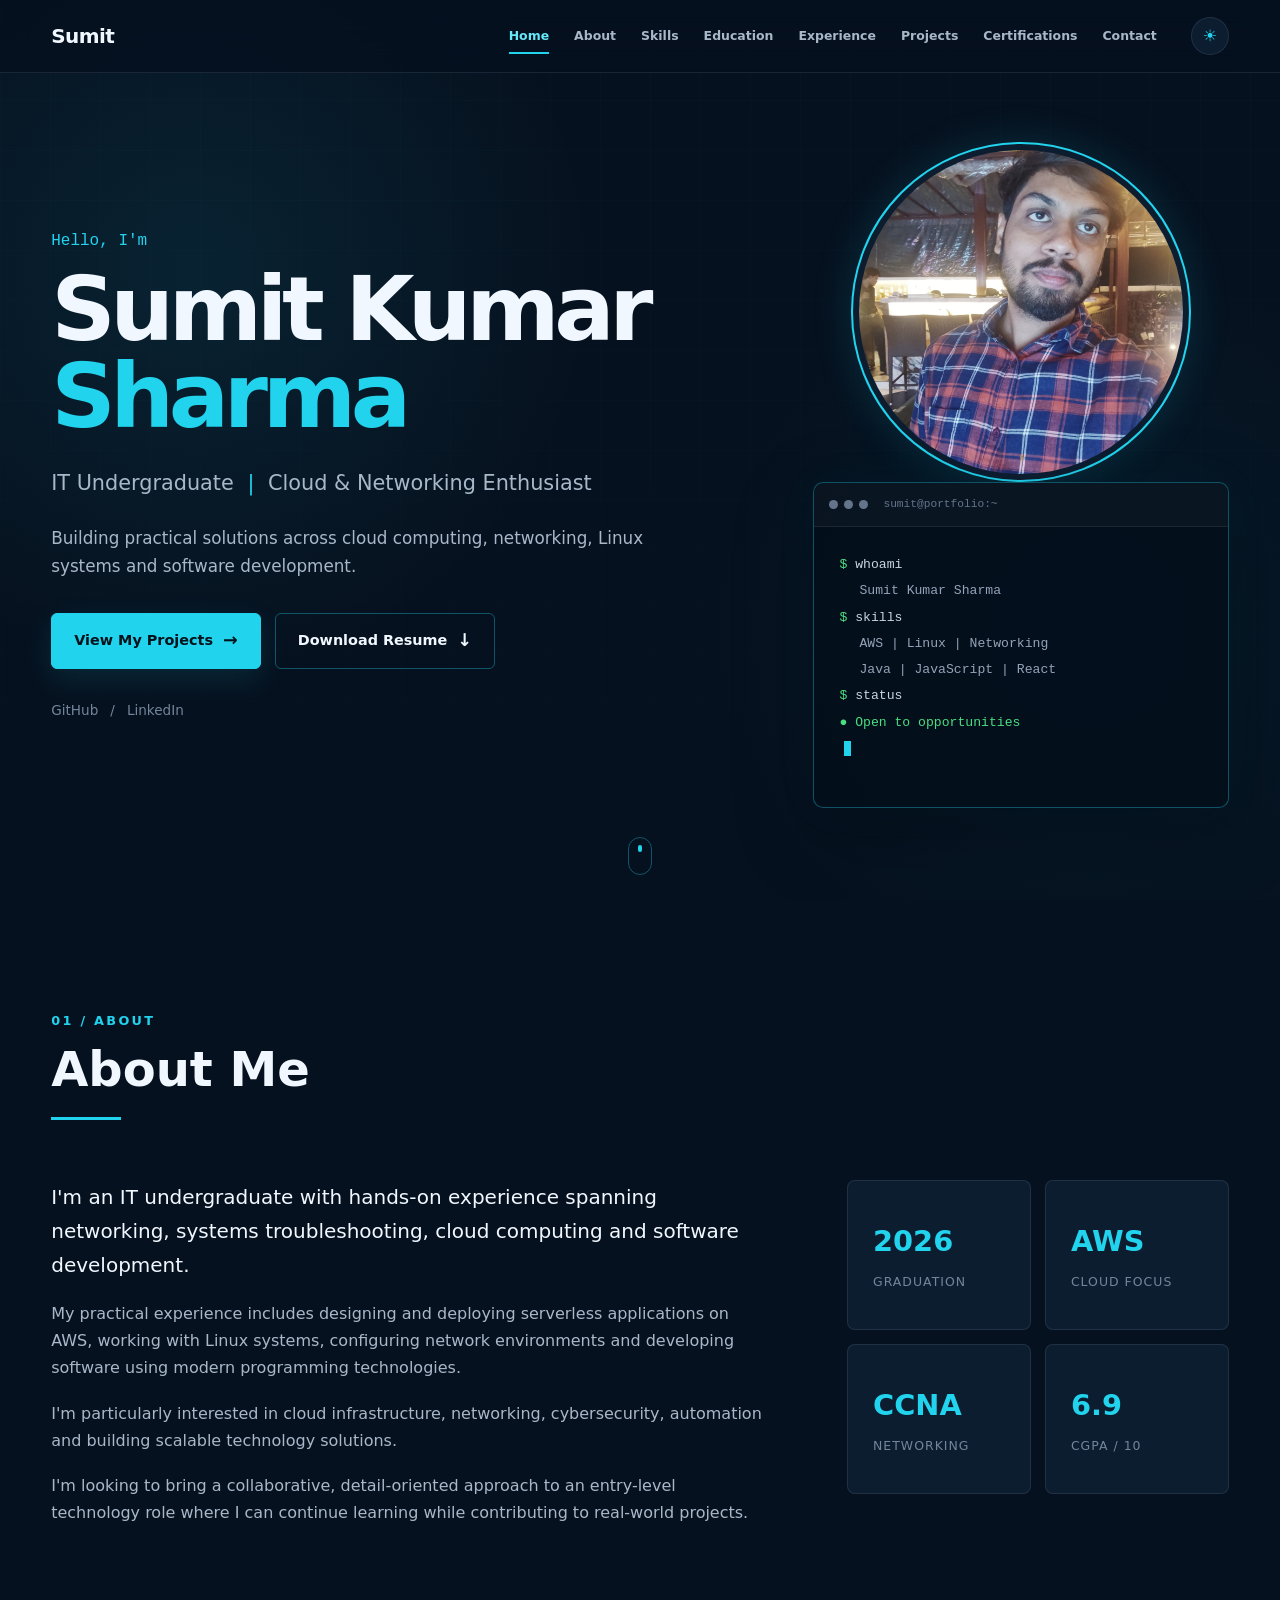
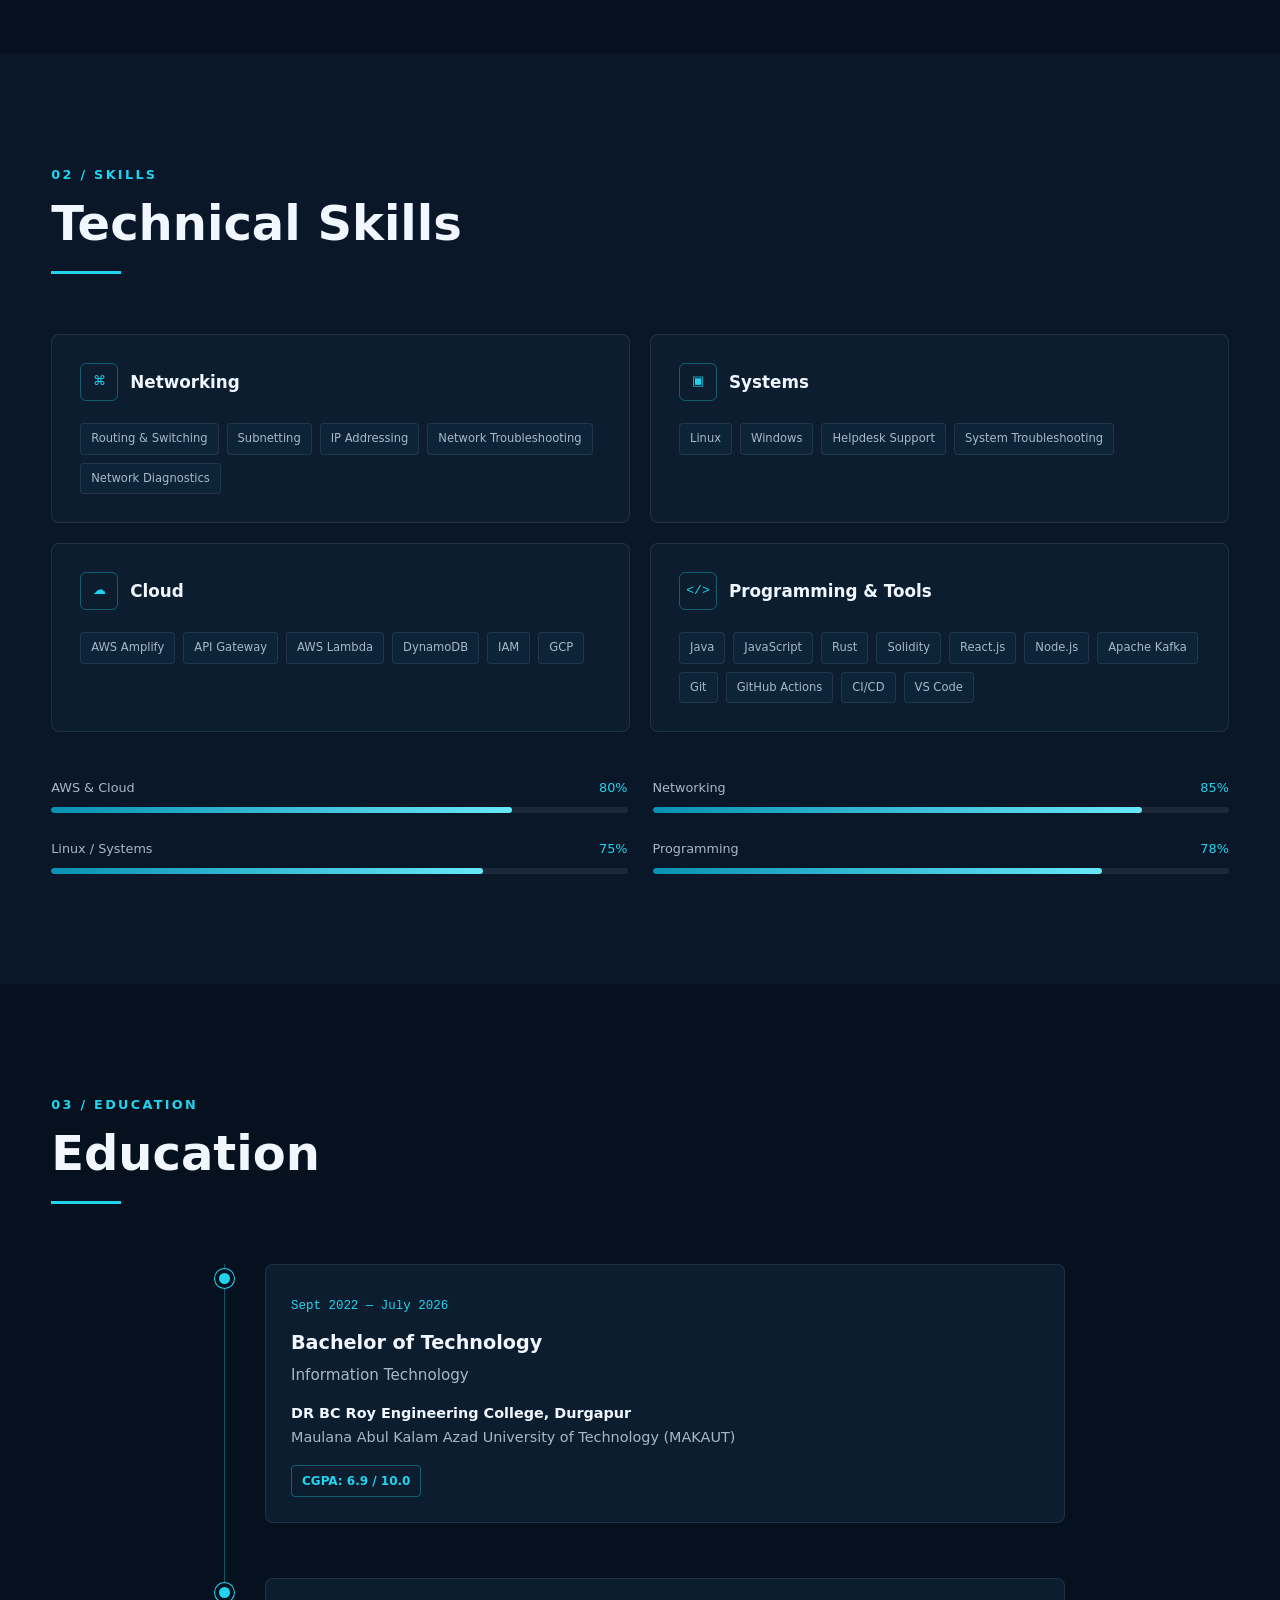
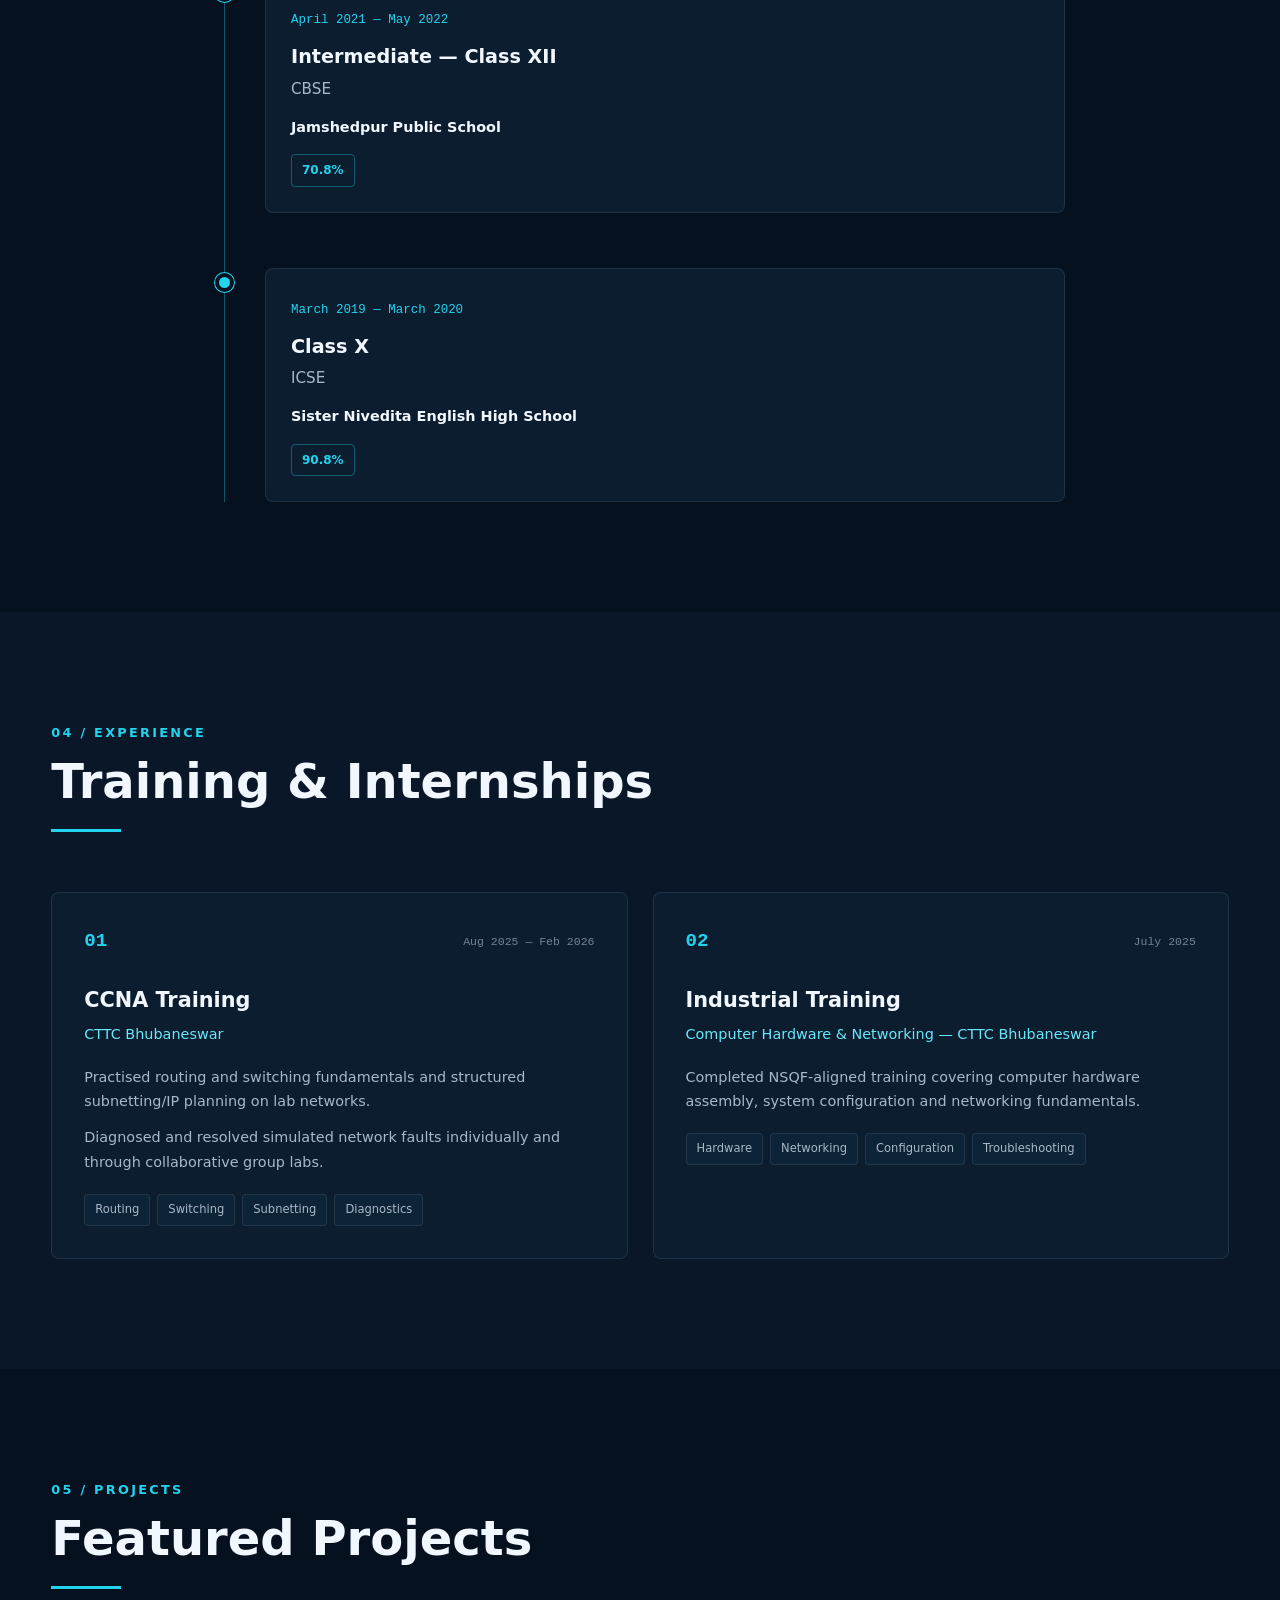
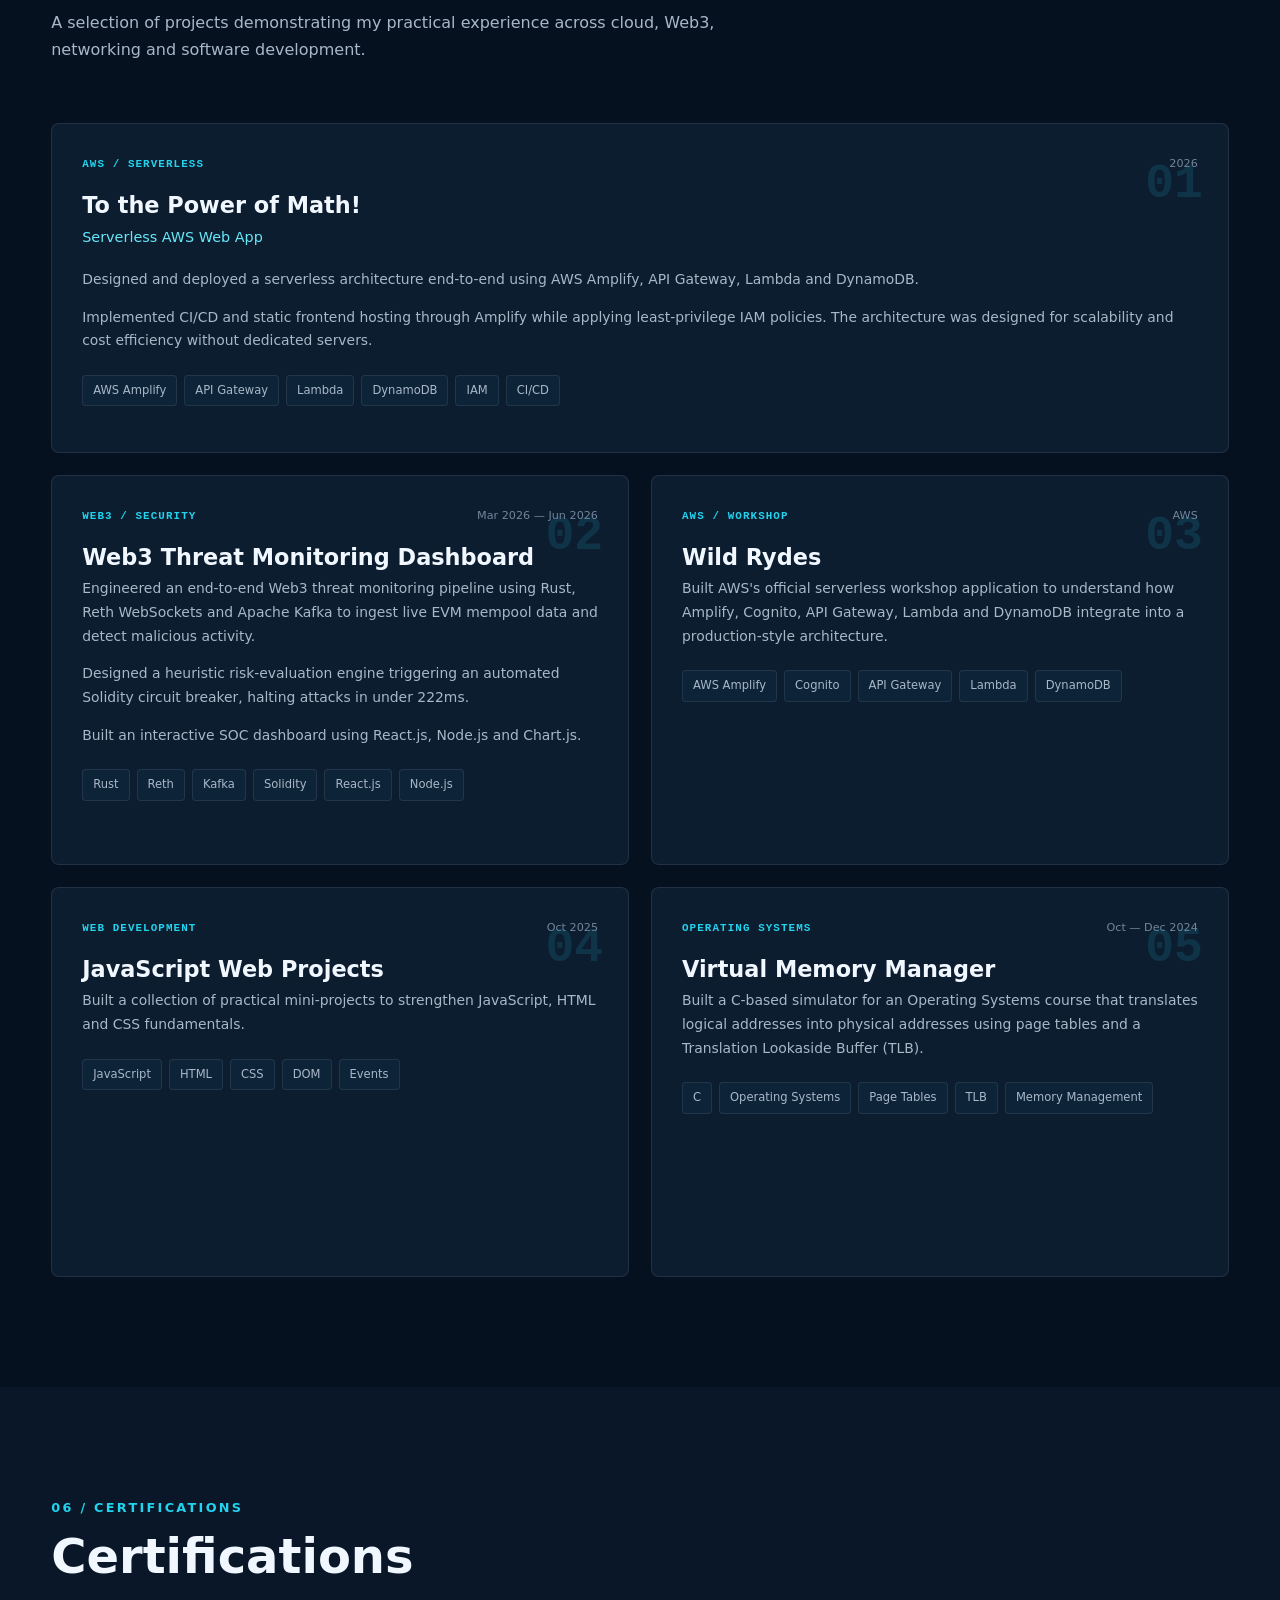
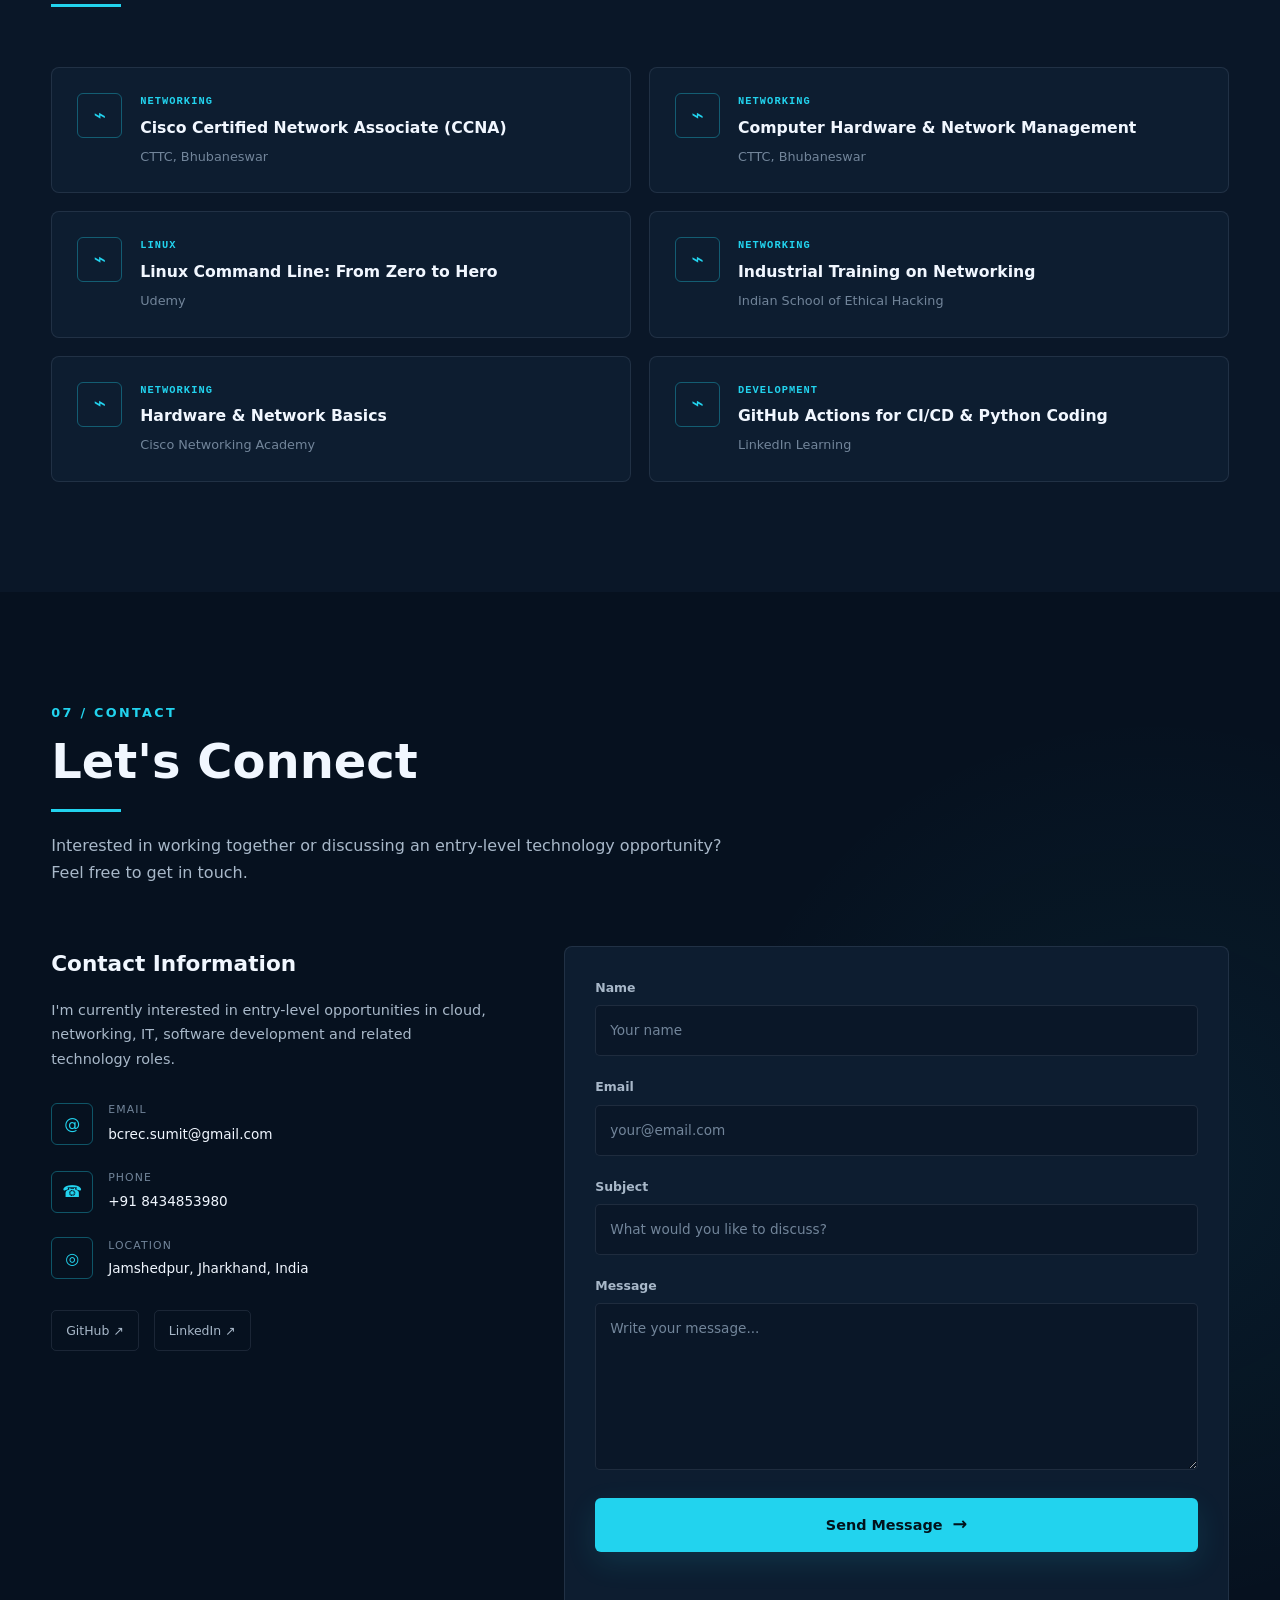
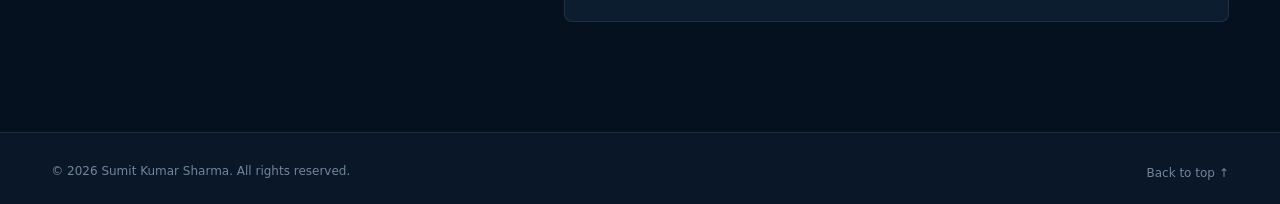
<file: index.html>
<!DOCTYPE html>
<html lang="en">
<head>
    <meta charset="UTF-8">
    <meta name="viewport" content="width=device-width, initial-scale=1.0">

    <meta
        name="description"
        content="Personal portfolio of Sumit Kumar Sharma — IT undergraduate skilled in networking, AWS cloud, Linux, Java and software development."
    >

    <meta name="author" content="Sumit Kumar Sharma">

    <title>Sumit Kumar Sharma | IT Undergraduate & Cloud Enthusiast</title>

    <link rel="stylesheet" href="style.css">
</head>

<body>

    <!-- ==================== NAVIGATION ==================== -->
    <header class="header">
        <nav class="navbar container">

            <a href="#home" class="logo">
                <span class="logo-bracket"></span>Sumit<span class="logo-bracket"></span>
            </a>

            <button
                class="menu-toggle"
                id="menu-toggle"
                aria-label="Toggle navigation menu"
                aria-expanded="false"
            >
                <span></span>
                <span></span>
                <span></span>
            </button>

            <div class="nav-wrapper" id="nav-wrapper">

                <ul class="nav-links" id="nav-links">
                    <li>
                        <a href="#home" class="nav-link active">Home</a>
                    </li>
                    <li>
                        <a href="#about" class="nav-link">About</a>
                    </li>
                    <li>
                        <a href="#skills" class="nav-link">Skills</a>
                    </li>
                    <li>
                        <a href="#education" class="nav-link">Education</a>
                    </li>
                    <li>
                        <a href="#experience" class="nav-link">Experience</a>
                    </li>
                    <li>
                        <a href="#projects" class="nav-link">Projects</a>
                    </li>
                    <li>
                        <a href="#certifications" class="nav-link">Certifications</a>
                    </li>
                    <li>
                        <a href="#contact" class="nav-link">Contact</a>
                    </li>
                </ul>

                <button
                    class="theme-toggle"
                    id="theme-toggle"
                    type="button"
                    aria-label="Toggle dark and light mode"
                >
                    <span id="theme-icon">☀</span>
                </button>

            </div>
        </nav>
    </header>


    <main>

        <!-- ==================== HOME ==================== -->
        <section id="home" class="hero section">

            <div class="hero-background">
                <div class="grid-overlay"></div>
            </div>

            <div class="container hero-content">

                <div class="hero-text reveal">

                    <p class="hero-greeting">
                        Hello, I'm
                    </p>

                    <h1>
                        Sumit Kumar
                        <span>Sharma</span>
                    </h1>

                    <h2>
                        IT Undergraduate
                        <span class="separator">|</span>
                        Cloud & Networking Enthusiast
                    </h2>

                    <p class="hero-description">
                        Building practical solutions across cloud computing,
                        networking, Linux systems and software development.
                    </p>

                    <div class="hero-buttons">

                        <a href="#projects" class="btn btn-primary">
                            View My Projects
                            <span>→</span>
                        </a>

                        <a
                            href="resume.pdf"
                            class="btn btn-secondary"
                            download
                        >
                            Download Resume
                            <span>↓</span>
                        </a>

                    </div>

                    <div class="social-links">

                        <a
                            href="https://github.com/sumit4537"
                            target="_blank"
                            rel="noopener noreferrer"
                            aria-label="GitHub"
                        >
                            GitHub
                        </a>

                        <span>/</span>

                        <a
                            href="https://linkedin.com/in/sumit-sharma-72383b377/"
                            target="_blank"
                            rel="noopener noreferrer"
                            aria-label="LinkedIn"
                        >
                            LinkedIn
                        </a>

                    </div>

                </div>


                <div class="hero-card reveal">
                    <div class="profile-image-wrapper">
                        <img
                            src="profile.jpeg"
                            alt="Profile photo of Sumit Kumar Sharma"
                            class="profile-image"
                        >
                    </div>
                    <div class="terminal-window">

                        <div class="terminal-header">
                            <div class="terminal-dots">
                                <span></span>
                                <span></span>
                                <span></span>
                            </div>

                            <span class="terminal-title">
                                sumit@portfolio:~
                            </span>
                        </div>

                        <div class="terminal-body">

                            <p>
                                <span class="terminal-green">$</span>
                                whoami
                            </p>

                            <p class="terminal-output">
                                Sumit Kumar Sharma
                            </p>

                            <p>
                                <span class="terminal-green">$</span>
                                skills
                            </p>

                            <p class="terminal-output">
                                AWS | Linux | Networking
                            </p>

                            <p class="terminal-output">
                                Java | JavaScript | React
                            </p>

                            <p>
                                <span class="terminal-green">$</span>
                                status
                            </p>

                            <p class="terminal-success">
                                ● Open to opportunities
                            </p>

                            <span class="terminal-cursor"></span>

                        </div>

                    </div>

                </div>

            </div>

            <a href="#about" class="scroll-indicator" aria-label="Scroll to About">
                <span></span>
            </a>

        </section>


        <!-- ==================== ABOUT ==================== -->
        <section id="about" class="section">

            <div class="container">

                <div class="section-heading reveal">
                    <p class="section-label">01 / ABOUT</p>
                    <h2>About Me</h2>
                    <div class="heading-line"></div>
                </div>

                <div class="about-grid">

                    <div class="about-content reveal">

                        <p class="lead-text">
                            I'm an IT undergraduate with hands-on experience
                            spanning networking, systems troubleshooting,
                            cloud computing and software development.
                        </p>

                        <p>
                            My practical experience includes designing and
                            deploying serverless applications on AWS,
                            working with Linux systems, configuring network
                            environments and developing software using modern
                            programming technologies.
                        </p>

                        <p>
                            I'm particularly interested in cloud infrastructure,
                            networking, cybersecurity, automation and building
                            scalable technology solutions.
                        </p>

                        <p>
                            I'm looking to bring a collaborative,
                            detail-oriented approach to an entry-level
                            technology role where I can continue learning
                            while contributing to real-world projects.
                        </p>

                    </div>


                    <div class="about-stats reveal">

                        <div class="stat-card">
                            <span class="stat-number">2026</span>
                            <span class="stat-label">Graduation</span>
                        </div>

                        <div class="stat-card">
                            <span class="stat-number">AWS</span>
                            <span class="stat-label">Cloud Focus</span>
                        </div>

                        <div class="stat-card">
                            <span class="stat-number">CCNA</span>
                            <span class="stat-label">Networking</span>
                        </div>

                        <div class="stat-card">
                            <span class="stat-number">6.9</span>
                            <span class="stat-label">CGPA / 10</span>
                        </div>

                    </div>

                </div>

            </div>

        </section>


        <!-- ==================== SKILLS ==================== -->
        <section id="skills" class="section section-alt">

            <div class="container">

                <div class="section-heading reveal">
                    <p class="section-label">02 / SKILLS</p>
                    <h2>Technical Skills</h2>
                    <div class="heading-line"></div>
                </div>


                <div class="skills-grid">

                    <!-- Networking -->
                    <div class="skill-category reveal">

                        <div class="skill-category-header">
                            <span class="skill-icon">⌘</span>
                            <h3>Networking</h3>
                        </div>

                        <div class="skill-tags">
                            <span>Routing & Switching</span>
                            <span>Subnetting</span>
                            <span>IP Addressing</span>
                            <span>Network Troubleshooting</span>
                            <span>Network Diagnostics</span>
                        </div>

                    </div>


                    <!-- Systems -->
                    <div class="skill-category reveal">

                        <div class="skill-category-header">
                            <span class="skill-icon">▣</span>
                            <h3>Systems</h3>
                        </div>

                        <div class="skill-tags">
                            <span>Linux</span>
                            <span>Windows</span>
                            <span>Helpdesk Support</span>
                            <span>System Troubleshooting</span>
                        </div>

                    </div>


                    <!-- Cloud -->
                    <div class="skill-category reveal">

                        <div class="skill-category-header">
                            <span class="skill-icon">☁</span>
                            <h3>Cloud</h3>
                        </div>

                        <div class="skill-tags">
                            <span>AWS Amplify</span>
                            <span>API Gateway</span>
                            <span>AWS Lambda</span>
                            <span>DynamoDB</span>
                            <span>IAM</span>
                            <span>GCP</span>
                        </div>

                    </div>


                    <!-- Programming -->
                    <div class="skill-category reveal">

                        <div class="skill-category-header">
                            <span class="skill-icon">&lt;/&gt;</span>
                            <h3>Programming & Tools</h3>
                        </div>

                        <div class="skill-tags">
                            <span>Java</span>
                            <span>JavaScript</span>
                            <span>Rust</span>
                            <span>Solidity</span>
                            <span>React.js</span>
                            <span>Node.js</span>
                            <span>Apache Kafka</span>
                            <span>Git</span>
                            <span>GitHub Actions</span>
                            <span>CI/CD</span>
                            <span>VS Code</span>
                        </div>

                    </div>

                </div>


                <div class="skill-bars reveal">

                    <div class="skill-bar-item">
                        <div class="skill-bar-info">
                            <span>AWS & Cloud</span>
                            <span>80%</span>
                        </div>

                        <div class="skill-bar">
                            <span data-width="80%"></span>
                        </div>
                    </div>


                    <div class="skill-bar-item">
                        <div class="skill-bar-info">
                            <span>Networking</span>
                            <span>85%</span>
                        </div>

                        <div class="skill-bar">
                            <span data-width="85%"></span>
                        </div>
                    </div>


                    <div class="skill-bar-item">
                        <div class="skill-bar-info">
                            <span>Linux / Systems</span>
                            <span>75%</span>
                        </div>

                        <div class="skill-bar">
                            <span data-width="75%"></span>
                        </div>
                    </div>


                    <div class="skill-bar-item">
                        <div class="skill-bar-info">
                            <span>Programming</span>
                            <span>78%</span>
                        </div>

                        <div class="skill-bar">
                            <span data-width="78%"></span>
                        </div>
                    </div>

                </div>

            </div>

        </section>


        <!-- ==================== EDUCATION ==================== -->
        <section id="education" class="section">

            <div class="container">

                <div class="section-heading reveal">
                    <p class="section-label">03 / EDUCATION</p>
                    <h2>Education</h2>
                    <div class="heading-line"></div>
                </div>


                <div class="timeline">

                    <div class="timeline-item reveal">

                        <div class="timeline-marker"></div>

                        <div class="timeline-content">

                            <span class="timeline-date">
                                Sept 2022 — July 2026
                            </span>

                            <h3>
                                Bachelor of Technology
                            </h3>

                            <h4>
                                Information Technology
                            </h4>

                            <p class="institution">
                                DR BC Roy Engineering College, Durgapur
                            </p>

                            <p>
                                Maulana Abul Kalam Azad University of Technology
                                (MAKAUT)
                            </p>

                            <span class="achievement">
                                CGPA: 6.9 / 10.0
                            </span>

                        </div>

                    </div>


                    <div class="timeline-item reveal">

                        <div class="timeline-marker"></div>

                        <div class="timeline-content">

                            <span class="timeline-date">
                                April 2021 — May 2022
                            </span>

                            <h3>
                                Intermediate — Class XII
                            </h3>

                            <h4>
                                CBSE
                            </h4>

                            <p class="institution">
                                Jamshedpur Public School
                            </p>

                            <span class="achievement">
                                70.8%
                            </span>

                        </div>

                    </div>


                    <div class="timeline-item reveal">

                        <div class="timeline-marker"></div>

                        <div class="timeline-content">

                            <span class="timeline-date">
                                March 2019 — March 2020
                            </span>

                            <h3>
                                Class X
                            </h3>

                            <h4>
                                ICSE
                            </h4>

                            <p class="institution">
                                Sister Nivedita English High School
                            </p>

                            <span class="achievement">
                                90.8%
                            </span>

                        </div>

                    </div>

                </div>

            </div>

        </section>


        <!-- ==================== EXPERIENCE ==================== -->
        <section id="experience" class="section section-alt">

            <div class="container">

                <div class="section-heading reveal">
                    <p class="section-label">04 / EXPERIENCE</p>
                    <h2>Training & Internships</h2>
                    <div class="heading-line"></div>
                </div>


                <div class="experience-grid">

                    <article class="experience-card reveal">

                        <div class="experience-top">

                            <span class="experience-number">
                                01
                            </span>

                            <span class="experience-date">
                                Aug 2025 — Feb 2026
                            </span>

                        </div>

                        <h3>
                            CCNA Training
                        </h3>

                        <h4>
                            CTTC Bhubaneswar
                        </h4>

                        <p>
                            Practised routing and switching fundamentals
                            and structured subnetting/IP planning on lab
                            networks.
                        </p>

                        <p>
                            Diagnosed and resolved simulated network faults
                            individually and through collaborative group labs.
                        </p>

                        <div class="experience-tags">
                            <span>Routing</span>
                            <span>Switching</span>
                            <span>Subnetting</span>
                            <span>Diagnostics</span>
                        </div>

                    </article>


                    <article class="experience-card reveal">

                        <div class="experience-top">

                            <span class="experience-number">
                                02
                            </span>

                            <span class="experience-date">
                                July 2025
                            </span>

                        </div>

                        <h3>
                            Industrial Training
                        </h3>

                        <h4>
                            Computer Hardware & Networking — CTTC Bhubaneswar
                        </h4>

                        <p>
                            Completed NSQF-aligned training covering computer
                            hardware assembly, system configuration and
                            networking fundamentals.
                        </p>

                        <div class="experience-tags">
                            <span>Hardware</span>
                            <span>Networking</span>
                            <span>Configuration</span>
                            <span>Troubleshooting</span>
                        </div>

                    </article>

                </div>

            </div>

        </section>


        <!-- ==================== PROJECTS ==================== -->
        <section id="projects" class="section">

            <div class="container">

                <div class="section-heading reveal">
                    <p class="section-label">05 / PROJECTS</p>
                    <h2>Featured Projects</h2>
                    <div class="heading-line"></div>

                    <p class="section-intro">
                        A selection of projects demonstrating my practical
                        experience across cloud, Web3, networking and
                        software development.
                    </p>
                </div>


                <div class="projects-grid">

                    <!-- Project 1 -->
                    <article class="project-card featured reveal">

                        <div class="project-number">
                            01
                        </div>

                        <div class="project-content">

                            <div class="project-header">

                                <span class="project-type">
                                    AWS / SERVERLESS
                                </span>

                                <span class="project-year">
                                    2026
                                </span>

                            </div>

                            <h3>
                                To the Power of Math!
                            </h3>

                            <h4>
                                Serverless AWS Web App
                            </h4>

                            <p>
                                Designed and deployed a serverless architecture
                                end-to-end using AWS Amplify, API Gateway,
                                Lambda and DynamoDB.
                            </p>

                            <p>
                                Implemented CI/CD and static frontend hosting
                                through Amplify while applying least-privilege
                                IAM policies. The architecture was designed
                                for scalability and cost efficiency without
                                dedicated servers.
                            </p>

                            <div class="project-tech">
                                <span>AWS Amplify</span>
                                <span>API Gateway</span>
                                <span>Lambda</span>
                                <span>DynamoDB</span>
                                <span>IAM</span>
                                <span>CI/CD</span>
                            </div>

                        </div>

                    </article>


                    <!-- Project 2 -->
                    <article class="project-card reveal">

                        <div class="project-number">
                            02
                        </div>

                        <div class="project-content">

                            <div class="project-header">

                                <span class="project-type">
                                    WEB3 / SECURITY
                                </span>

                                <span class="project-year">
                                    Mar 2026 — Jun 2026
                                </span>

                            </div>

                            <h3>
                                Web3 Threat Monitoring Dashboard
                            </h3>

                            <p>
                                Engineered an end-to-end Web3 threat monitoring
                                pipeline using Rust, Reth WebSockets and Apache
                                Kafka to ingest live EVM mempool data and detect
                                malicious activity.
                            </p>

                            <p>
                                Designed a heuristic risk-evaluation engine
                                triggering an automated Solidity circuit breaker,
                                halting attacks in under 222ms.
                            </p>

                            <p>
                                Built an interactive SOC dashboard using
                                React.js, Node.js and Chart.js.
                            </p>

                            <div class="project-tech">
                                <span>Rust</span>
                                <span>Reth</span>
                                <span>Kafka</span>
                                <span>Solidity</span>
                                <span>React.js</span>
                                <span>Node.js</span>
                            </div>

                        </div>

                    </article>


                    <!-- Project 3 -->
                    <article class="project-card reveal">

                        <div class="project-number">
                            03
                        </div>

                        <div class="project-content">

                            <div class="project-header">

                                <span class="project-type">
                                    AWS / WORKSHOP
                                </span>

                                <span class="project-year">
                                    AWS
                                </span>

                            </div>

                            <h3>
                                Wild Rydes
                            </h3>

                            <p>
                                Built AWS's official serverless workshop
                                application to understand how Amplify,
                                Cognito, API Gateway, Lambda and DynamoDB
                                integrate into a production-style architecture.
                            </p>

                            <div class="project-tech">
                                <span>AWS Amplify</span>
                                <span>Cognito</span>
                                <span>API Gateway</span>
                                <span>Lambda</span>
                                <span>DynamoDB</span>
                            </div>

                        </div>

                    </article>


                    <!-- Project 4 -->
                    <article class="project-card reveal">

                        <div class="project-number">
                            04
                        </div>

                        <div class="project-content">

                            <div class="project-header">

                                <span class="project-type">
                                    WEB DEVELOPMENT
                                </span>

                                <span class="project-year">
                                    Oct 2025
                                </span>

                            </div>

                            <h3>
                                JavaScript Web Projects
                            </h3>

                            <p>
                                Built a collection of practical mini-projects
                                to strengthen JavaScript, HTML and CSS
                                fundamentals.
                            </p>

                            <div class="project-tech">
                                <span>JavaScript</span>
                                <span>HTML</span>
                                <span>CSS</span>
                                <span>DOM</span>
                                <span>Events</span>
                            </div>

                        </div>

                    </article>


                    <!-- Project 5 -->
                    <article class="project-card reveal">

                        <div class="project-number">
                            05
                        </div>

                        <div class="project-content">

                            <div class="project-header">

                                <span class="project-type">
                                    OPERATING SYSTEMS
                                </span>

                                <span class="project-year">
                                    Oct — Dec 2024
                                </span>

                            </div>

                            <h3>
                                Virtual Memory Manager
                            </h3>

                            <p>
                                Built a C-based simulator for an Operating
                                Systems course that translates logical
                                addresses into physical addresses using
                                page tables and a Translation Lookaside
                                Buffer (TLB).
                            </p>

                            <div class="project-tech">
                                <span>C</span>
                                <span>Operating Systems</span>
                                <span>Page Tables</span>
                                <span>TLB</span>
                                <span>Memory Management</span>
                            </div>

                        </div>

                    </article>

                </div>

            </div>

        </section>


        <!-- ==================== CERTIFICATIONS ==================== -->
        <section id="certifications" class="section section-alt">

            <div class="container">

                <div class="section-heading reveal">
                    <p class="section-label">06 / CERTIFICATIONS</p>
                    <h2>Certifications</h2>
                    <div class="heading-line"></div>
                </div>


                <div class="certifications-grid">

                    <article class="certification-card reveal">
                        <div class="certificate-icon">⌁</div>

                        <div>
                            <span class="certificate-category">
                                NETWORKING
                            </span>

                            <h3>
                                Cisco Certified Network Associate (CCNA)
                            </h3>

                            <p>
                                CTTC, Bhubaneswar
                            </p>
                        </div>
                    </article>


                    <article class="certification-card reveal">
                        <div class="certificate-icon">⌁</div>

                        <div>
                            <span class="certificate-category">
                                NETWORKING
                            </span>

                            <h3>
                                Computer Hardware & Network Management
                            </h3>

                            <p>
                                CTTC, Bhubaneswar
                            </p>
                        </div>
                    </article>


                    <article class="certification-card reveal">
                        <div class="certificate-icon">⌁</div>

                        <div>
                            <span class="certificate-category">
                                LINUX
                            </span>

                            <h3>
                                Linux Command Line: From Zero to Hero
                            </h3>

                            <p>
                                Udemy
                            </p>
                        </div>
                    </article>


                    <article class="certification-card reveal">
                        <div class="certificate-icon">⌁</div>

                        <div>
                            <span class="certificate-category">
                                NETWORKING
                            </span>

                            <h3>
                                Industrial Training on Networking
                            </h3>

                            <p>
                                Indian School of Ethical Hacking
                            </p>
                        </div>
                    </article>


                    <article class="certification-card reveal">
                        <div class="certificate-icon">⌁</div>

                        <div>
                            <span class="certificate-category">
                                NETWORKING
                            </span>

                            <h3>
                                Hardware & Network Basics
                            </h3>

                            <p>
                                Cisco Networking Academy
                            </p>
                        </div>
                    </article>


                    <article class="certification-card reveal">
                        <div class="certificate-icon">⌁</div>

                        <div>
                            <span class="certificate-category">
                                DEVELOPMENT
                            </span>

                            <h3>
                                GitHub Actions for CI/CD & Python Coding
                            </h3>

                            <p>
                                LinkedIn Learning
                            </p>
                        </div>
                    </article>

                </div>

            </div>

        </section>


        <!-- ==================== CONTACT ==================== -->
        <section id="contact" class="section contact-section">

            <div class="container">

                <div class="section-heading reveal">
                    <p class="section-label">07 / CONTACT</p>
                    <h2>Let's Connect</h2>
                    <div class="heading-line"></div>

                    <p class="section-intro">
                        Interested in working together or discussing an
                        entry-level technology opportunity? Feel free to
                        get in touch.
                    </p>
                </div>


                <div class="contact-grid">

                    <div class="contact-info reveal">

                        <h3>
                            Contact Information
                        </h3>

                        <p>
                            I'm currently interested in entry-level
                            opportunities in cloud, networking, IT,
                            software development and related technology roles.
                        </p>


                        <div class="contact-item">

                            <span class="contact-icon">
                                @
                            </span>

                            <div>
                                <span>Email</span>

                                <a href="mailto:bcrec.sumit@gmail.com">
                                    bcrec.sumit@gmail.com
                                </a>
                            </div>

                        </div>


                        <div class="contact-item">

                            <span class="contact-icon">
                                ☎
                            </span>

                            <div>
                                <span>Phone</span>

                                <a href="tel:+918434853980">
                                    +91 8434853980
                                </a>
                            </div>

                        </div>


                        <div class="contact-item">

                            <span class="contact-icon">
                                ◎
                            </span>

                            <div>
                                <span>Location</span>

                                <p>
                                    Jamshedpur, Jharkhand, India
                                </p>
                            </div>

                        </div>


                        <div class="contact-socials">

                            <a
                                href="https://github.com/sumit4537"
                                target="_blank"
                                rel="noopener noreferrer"
                            >
                                GitHub ↗
                            </a>

                            <a
                                href="https://linkedin.com/in/sumit-sharma-72383b377/"
                                target="_blank"
                                rel="noopener noreferrer"
                            >
                                LinkedIn ↗
                            </a>

                        </div>

                    </div>


                    <form
                        class="contact-form reveal"
                        id="contact-form"
                    >

                        <div class="form-group">

                            <label for="name">
                                Name
                            </label>

                            <input
                                type="text"
                                id="name"
                                name="name"
                                placeholder="Your name"
                                required
                            >

                        </div>


                        <div class="form-group">

                            <label for="email">
                                Email
                            </label>

                            <input
                                type="email"
                                id="email"
                                name="email"
                                placeholder="your@email.com"
                                required
                            >

                        </div>


                        <div class="form-group">

                            <label for="subject">
                                Subject
                            </label>

                            <input
                                type="text"
                                id="subject"
                                name="subject"
                                placeholder="What would you like to discuss?"
                                required
                            >

                        </div>


                        <div class="form-group">

                            <label for="message">
                                Message
                            </label>

                            <textarea
                                id="message"
                                name="message"
                                rows="6"
                                placeholder="Write your message..."
                                required
                            ></textarea>

                        </div>


                        <button
                            type="submit"
                            class="btn btn-primary form-submit"
                        >
                            Send Message
                            <span>→</span>
                        </button>

                        <p
                            class="form-message"
                            id="form-message"
                            role="status"
                        ></p>

                    </form>

                </div>

            </div>

        </section>

    </main>


    <!-- ==================== FOOTER ==================== -->
    <footer class="footer">

        <div class="container footer-content">

            <div>
                <p>
                    © <span id="current-year"></span>
                    Sumit Kumar Sharma.
                    All rights reserved.
                </p>
            </div>

            <div>
                <a href="#home">
                    Back to top ↑
                </a>
            </div>

        </div>

    </footer>


    <!-- JavaScript loaded at the end of body -->
    <script src="script.js"></script>

</body>
</html>
</file>
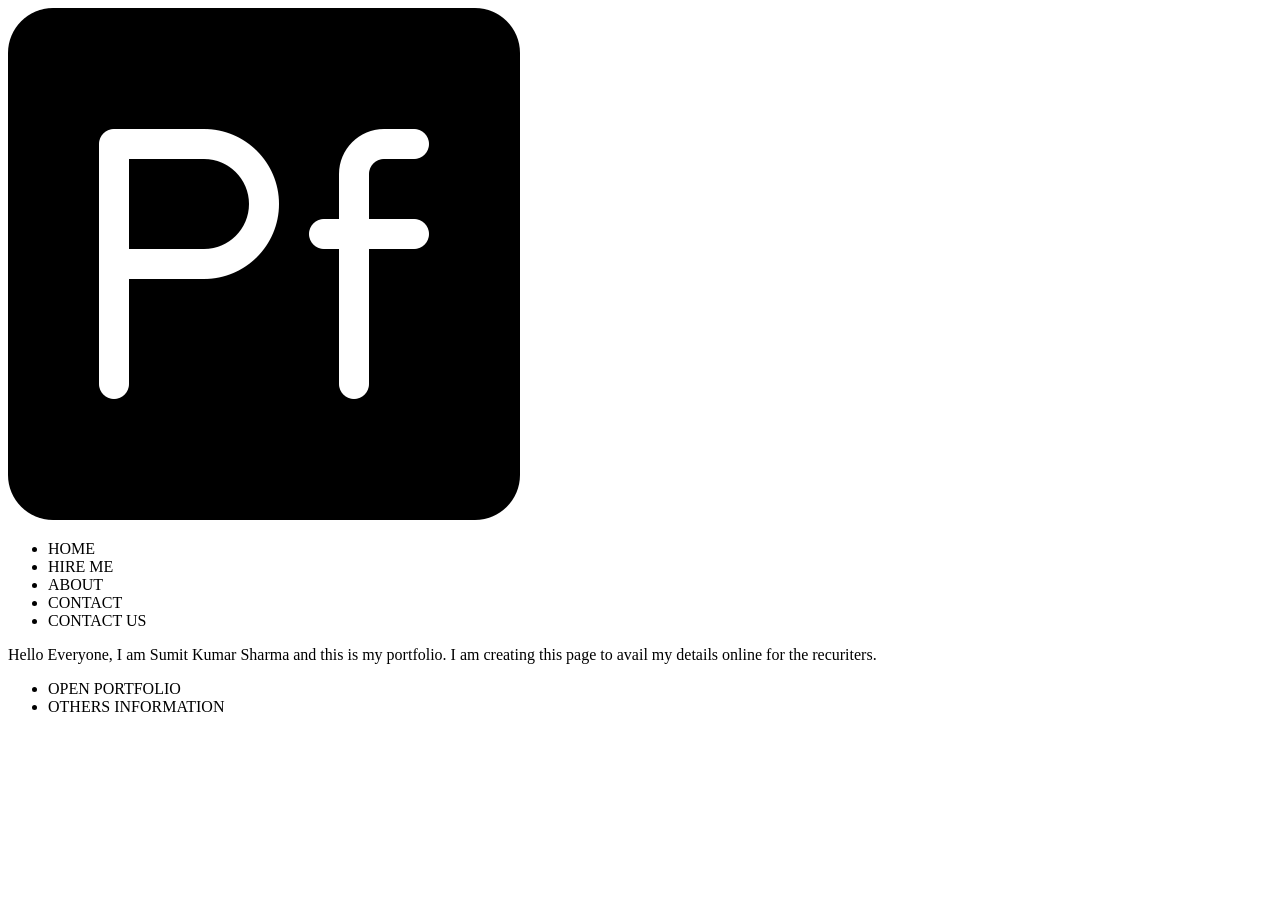
<file: PORTFOLIO/portfolio.html>
<!DOCTYPE html>
<html>
    <title>MY PPORTFOLIO WEBSITE</title>
    <head>
        <div class="main">
            <div class="logo">
                <img src="logo.png">
                <link rel="stylesheet" type="style/css" text=".style/css">
                <ul>
                    <li class="active" href="#"><a>HOME</a></li>
                    <li href="#"><a>HIRE ME</a></li>
                    <li href="#"><a>ABOUT</a></li>
                    <li href="#"><a>CONTACT</a></li>
                    <li href="#"><a>CONTACT US</a></li>
                </ul>
        <body>
        <div class="info">
            <title>MY PORTFOLIO</title>
                <body>Hello Everyone, I am Sumit Kumar Sharma and this is my portfolio.
                I am creating this page to avail my details online for the recuriters.
                </body>
        </div>
        <ul>
            <li href="#"><a>OPEN PORTFOLIO</a></li>
            <li href="#"><a>OTHERS INFORMATION</a></li>
        </ul>
        </body>
    </head>
</html>
</file>
<file: style.css>
/* =========================================================
   SUMIT KUMAR SHARMA - PERSONAL PORTFOLIO
   Main stylesheet
   ========================================================= */


/* ==================== ROOT VARIABLES ==================== */

:root {
    --bg-primary: #06111f;
    --bg-secondary: #0a1728;
    --bg-card: #0d1d30;
    --bg-card-hover: #10253c;

    --text-primary: #f1f7ff;
    --text-secondary: #a8b8c9;
    --text-muted: #72859a;

    --accent: #22d3ee;
    --accent-dark: #0891b2;
    --accent-light: #67e8f9;

    --border: rgba(148, 163, 184, 0.15);
    --border-accent: rgba(34, 211, 238, 0.35);

    --shadow: 0 20px 50px rgba(0, 0, 0, 0.25);

    --max-width: 1180px;

    --transition: 0.3s ease;
}


/* ==================== LIGHT MODE ==================== */

body.light-mode {
    --bg-primary: #f4f9fc;
    --bg-secondary: #eaf4f8;
    --bg-card: #ffffff;
    --bg-card-hover: #f2fbfd;

    --text-primary: #102235;
    --text-secondary: #4b6073;
    --text-muted: #718395;

    --accent: #0891b2;
    --accent-dark: #0e7490;
    --accent-light: #06b6d4;

    --border: rgba(15, 23, 42, 0.12);
    --border-accent: rgba(8, 145, 178, 0.35);

    --shadow: 0 20px 50px rgba(15, 23, 42, 0.1);
}


/* ==================== RESET ==================== */

* {
    margin: 0;
    padding: 0;
    box-sizing: border-box;
}


html {
    scroll-behavior: smooth;
    scroll-padding-top: 80px;
}


body {
    font-family:
        Inter,
        ui-sans-serif,
        system-ui,
        -apple-system,
        BlinkMacSystemFont,
        "Segoe UI",
        sans-serif;

    background: var(--bg-primary);
    color: var(--text-primary);

    line-height: 1.7;

    overflow-x: hidden;

    transition:
        background-color var(--transition),
        color var(--transition);
}


a {
    color: inherit;
    text-decoration: none;
}


button,
input,
textarea {
    font: inherit;
}


button {
    cursor: pointer;
}


ul {
    list-style: none;
}


::selection {
    background: var(--accent);
    color: #001018;
}


/* ==================== GLOBAL ==================== */

.container {
    width: min(92%, var(--max-width));
    margin: 0 auto;
}


.section {
    position: relative;
    padding: 110px 0;
    background: var(--bg-primary);
}


.section-alt {
    background: var(--bg-secondary);
}


.section-heading {
    margin-bottom: 60px;
}


.section-label {
    margin-bottom: 10px;

    color: var(--accent);

    font-size: 0.8rem;
    font-weight: 700;

    letter-spacing: 0.18em;
}


.section-heading h2 {
    font-size: clamp(2rem, 5vw, 3rem);
    line-height: 1.15;
}


.heading-line {
    width: 70px;
    height: 3px;

    margin-top: 20px;

    background: var(--accent);
}


.section-intro {
    max-width: 700px;

    margin-top: 20px;

    color: var(--text-secondary);
}


/* ==================== HEADER / NAV ==================== */

.header {
    position: fixed;

    top: 0;
    left: 0;
    right: 0;

    z-index: 1000;

    background: rgba(6, 17, 31, 0.82);

    border-bottom: 1px solid var(--border);

    backdrop-filter: blur(18px);
    -webkit-backdrop-filter: blur(18px);

    transition:
        background-color var(--transition),
        border-color var(--transition);
}


body.light-mode .header {
    background: rgba(244, 249, 252, 0.85);
}


.navbar {
    min-height: 72px;

    display: flex;
    align-items: center;
    justify-content: space-between;
}


.logo {
    color: var(--text-primary);

    font-size: 1.25rem;
    font-weight: 800;

    letter-spacing: -0.03em;
}


.logo-bracket {
    color: var(--accent);
}


.nav-wrapper {
    display: flex;
    align-items: center;
    gap: 24px;
}


.nav-links {
    display: flex;
    align-items: center;
    gap: 5px;
}


.nav-link {
    position: relative;

    display: block;

    padding: 8px 10px;

    color: var(--text-secondary);

    font-size: 0.78rem;
    font-weight: 600;

    transition: color var(--transition);
}


.nav-link::after {
    content: "";

    position: absolute;

    left: 10px;
    right: 10px;
    bottom: 1px;

    height: 2px;

    background: var(--accent);

    transform: scaleX(0);

    transform-origin: center;

    transition: transform var(--transition);
}


.nav-link:hover,
.nav-link.active {
    color: var(--accent-light);
}


.nav-link.active::after {
    transform: scaleX(1);
}


.theme-toggle {
    width: 38px;
    height: 38px;

    display: grid;
    place-items: center;

    border: 1px solid var(--border);
    border-radius: 50%;

    background: var(--bg-card);

    color: var(--accent);

    font-size: 1rem;

    transition:
        transform var(--transition),
        background-color var(--transition),
        border-color var(--transition);
}


.theme-toggle:hover {
    transform: rotate(20deg);
    border-color: var(--border-accent);
}


.menu-toggle {
    display: none;

    width: 40px;
    height: 40px;

    border: 0;

    background: transparent;
}


.menu-toggle span {
    display: block;

    width: 25px;
    height: 2px;

    margin: 5px auto;

    background: var(--text-primary);

    transition: transform var(--transition);
}

/* ==================== PROFILE IMAGE ==================== */

.profile-image-wrapper {
    width: 340px;
    height: 340px;

    margin: 0 auto;

    padding: 6px;

    border: 2px solid var(--accent);
    border-radius: 50%;

    background: var(--bg-card);

    box-shadow:
        0 0 40px rgba(34, 211, 238, 0.15);

    overflow: hidden;

    transition:
        transform 0.4s ease,
        box-shadow 0.4s ease;
}

.profile-image-wrapper:hover {
    transform: translateY(-8px);

    box-shadow:
        0 0 60px rgba(34, 211, 238, 0.25);
}

.profile-image {
    width: 100%;
    height: 100%;

    display: block;

    object-fit: cover;

    object-position: center;

    border-radius: 50%;
}

/* ==================== HERO ==================== */

.hero {
    min-height: 100vh;

    display: flex;
    align-items: center;

    padding-top: 130px;
    padding-bottom: 80px;

    overflow: hidden;
}


.hero-background {
    position: absolute;

    inset: 0;

    pointer-events: none;

    background:
        radial-gradient(
            circle at 15% 30%,
            rgba(34, 211, 238, 0.09),
            transparent 32%
        ),
        radial-gradient(
            circle at 85% 70%,
            rgba(8, 145, 178, 0.08),
            transparent 30%
        );
}


.grid-overlay {
    position: absolute;

    inset: 0;

    opacity: 0.18;

    background-image:
        linear-gradient(
            rgba(34, 211, 238, 0.12) 1px,
            transparent 1px
        ),
        linear-gradient(
            90deg,
            rgba(34, 211, 238, 0.12) 1px,
            transparent 1px
        );

    background-size: 50px 50px;

    mask-image: linear-gradient(
        to bottom,
        black,
        transparent
    );
}


.hero-content {
    position: relative;

    display: grid;

    grid-template-columns:
        minmax(0, 1.25fr)
        minmax(300px, 0.75fr);

    align-items: center;

    gap: 70px;
}


.hero-greeting {
    margin-bottom: 10px;

    color: var(--accent);

    font-family:
        "SFMono-Regular",
        Consolas,
        "Liberation Mono",
        monospace;

    font-size: 1rem;
}


.hero-text h1 {
    max-width: 800px;

    font-size: clamp(3rem, 7vw, 6.2rem);

    line-height: 0.98;

    letter-spacing: -0.06em;
}


.hero-text h1 span {
    display: block;

    color: var(--accent);
}


.hero-text h2 {
    margin-top: 25px;

    color: var(--text-secondary);

    font-size: clamp(1rem, 2vw, 1.3rem);

    font-weight: 500;
}


.separator {
    margin: 0 7px;

    color: var(--accent);
}


.hero-description {
    max-width: 650px;

    margin-top: 22px;

    color: var(--text-secondary);

    font-size: 1.05rem;
}


.hero-buttons {
    display: flex;
    flex-wrap: wrap;

    gap: 14px;

    margin-top: 32px;
}


.btn {
    display: inline-flex;
    align-items: center;
    justify-content: center;

    gap: 10px;

    min-height: 48px;

    padding: 12px 22px;

    border-radius: 6px;

    font-size: 0.9rem;
    font-weight: 700;

    transition:
        transform var(--transition),
        background-color var(--transition),
        border-color var(--transition),
        color var(--transition),
        box-shadow var(--transition);
}


.btn span {
    font-size: 1.1rem;

    transition: transform var(--transition);
}


.btn:hover {
    transform: translateY(-3px);
}


.btn:hover span {
    transform: translateX(3px);
}


.btn-primary {
    border: 1px solid var(--accent);

    background: var(--accent);

    color: #02131c;

    box-shadow:
        0 10px 30px rgba(34, 211, 238, 0.12);
}


.btn-primary:hover {
    background: var(--accent-light);

    box-shadow:
        0 15px 35px rgba(34, 211, 238, 0.2);
}


.btn-secondary {
    border: 1px solid var(--border-accent);

    background: transparent;

    color: var(--text-primary);
}


.btn-secondary:hover {
    border-color: var(--accent);

    color: var(--accent);
}


.social-links {
    display: flex;
    align-items: center;
    gap: 12px;

    margin-top: 30px;

    color: var(--text-muted);

    font-size: 0.85rem;
}


.social-links a {
    transition: color var(--transition);
}


.social-links a:hover {
    color: var(--accent);
}


/* ==================== TERMINAL ==================== */

.hero-card {
    width: 100%;
}


.terminal-window {
    overflow: hidden;

    border: 1px solid var(--border-accent);
    border-radius: 10px;

    background: rgba(4, 15, 27, 0.9);

    box-shadow:
        0 25px 80px rgba(0, 0, 0, 0.3),
        0 0 50px rgba(34, 211, 238, 0.04);
}


.terminal-header {
    display: flex;
    align-items: center;

    gap: 15px;

    min-height: 44px;

    padding: 0 15px;

    border-bottom: 1px solid rgba(255, 255, 255, 0.08);

    background: rgba(255, 255, 255, 0.025);
}


.terminal-dots {
    display: flex;
    gap: 6px;
}


.terminal-dots span {
    width: 9px;
    height: 9px;

    border-radius: 50%;

    background: #64748b;
}


.terminal-title {
    color: #64748b;

    font-family:
        "SFMono-Regular",
        Consolas,
        monospace;

    font-size: 0.7rem;
}


.terminal-body {
    min-height: 280px;

    padding: 25px;

    color: #cbd5e1;

    font-family:
        "SFMono-Regular",
        Consolas,
        "Liberation Mono",
        monospace;

    font-size: 0.82rem;

    line-height: 2;
}


.terminal-green {
    color: #4ade80;
}


.terminal-output {
    padding-left: 20px;

    color: #94a3b8;
}


.terminal-success {
    color: #4ade80;
}


.terminal-cursor {
    display: inline-block;

    width: 7px;
    height: 15px;

    margin-left: 5px;

    vertical-align: middle;

    background: var(--accent);

    animation: blink 1s steps(2) infinite;
}


@keyframes blink {
    50% {
        opacity: 0;
    }
}


/* ==================== SCROLL INDICATOR ==================== */

.scroll-indicator {
    position: absolute;

    left: 50%;
    bottom: 25px;

    width: 24px;
    height: 38px;

    border: 1px solid var(--border-accent);
    border-radius: 20px;

    transform: translateX(-50%);
}


.scroll-indicator span {
    position: absolute;

    top: 7px;
    left: 50%;

    width: 4px;
    height: 7px;

    border-radius: 5px;

    background: var(--accent);

    transform: translateX(-50%);

    animation: scrollDown 1.6s infinite;
}


@keyframes scrollDown {
    0% {
        opacity: 0;
        transform: translate(-50%, 0);
    }

    30% {
        opacity: 1;
    }

    100% {
        opacity: 0;
        transform: translate(-50%, 14px);
    }
}


/* ==================== ABOUT ==================== */

.about-grid {
    display: grid;

    grid-template-columns:
        minmax(0, 1.5fr)
        minmax(300px, 0.8fr);

    gap: 80px;

    align-items: start;
}


.about-content {
    color: var(--text-secondary);
}


.about-content p {
    margin-bottom: 18px;
}


.about-content .lead-text {
    color: var(--text-primary);

    font-size: 1.25rem;
    line-height: 1.7;
}


.about-stats {
    display: grid;

    grid-template-columns: repeat(2, 1fr);

    gap: 14px;
}


.stat-card {
    min-height: 150px;

    display: flex;
    flex-direction: column;
    justify-content: center;

    padding: 25px;

    border: 1px solid var(--border);
    border-radius: 8px;

    background: var(--bg-card);

    transition:
        transform var(--transition),
        border-color var(--transition);
}


.stat-card:hover {
    transform: translateY(-5px);

    border-color: var(--border-accent);
}


.stat-number {
    color: var(--accent);

    font-size: 1.8rem;
    font-weight: 800;
}


.stat-label {
    margin-top: 5px;

    color: var(--text-muted);

    font-size: 0.78rem;

    text-transform: uppercase;

    letter-spacing: 0.08em;
}


/* ==================== SKILLS ==================== */

.skills-grid {
    display: grid;

    grid-template-columns: repeat(2, 1fr);

    gap: 20px;
}


.skill-category {
    padding: 28px;

    border: 1px solid var(--border);
    border-radius: 8px;

    background: var(--bg-card);

    transition:
        transform var(--transition),
        border-color var(--transition);
}


.skill-category:hover {
    transform: translateY(-5px);

    border-color: var(--border-accent);
}


.skill-category-header {
    display: flex;
    align-items: center;

    gap: 12px;

    margin-bottom: 22px;
}


.skill-icon {
    display: grid;
    place-items: center;

    width: 38px;
    height: 38px;

    border: 1px solid var(--border-accent);
    border-radius: 6px;

    color: var(--accent);

    font-family: monospace;
}


.skill-category h3 {
    font-size: 1.05rem;
}


.skill-tags {
    display: flex;
    flex-wrap: wrap;

    gap: 8px;
}


.skill-tags span,
.experience-tags span,
.project-tech span {
    display: inline-block;

    padding: 5px 10px;

    border: 1px solid var(--border);

    border-radius: 4px;

    background: rgba(34, 211, 238, 0.035);

    color: var(--text-secondary);

    font-size: 0.72rem;

    transition:
        color var(--transition),
        border-color var(--transition),
        background-color var(--transition);
}


.skill-tags span:hover,
.experience-tags span:hover,
.project-tech span:hover {
    border-color: var(--border-accent);

    color: var(--accent);
}


.skill-bars {
    display: grid;

    grid-template-columns: repeat(2, 1fr);

    gap: 25px;

    margin-top: 45px;
}


.skill-bar-info {
    display: flex;
    justify-content: space-between;

    margin-bottom: 8px;

    color: var(--text-secondary);

    font-size: 0.8rem;
}


.skill-bar-info span:last-child {
    color: var(--accent);
}


.skill-bar {
    height: 6px;

    overflow: hidden;

    border-radius: 10px;

    background: rgba(148, 163, 184, 0.12);
}


.skill-bar span {
    display: block;

    width: 0;
    height: 100%;

    border-radius: inherit;

    background: linear-gradient(
        90deg,
        var(--accent-dark),
        var(--accent-light)
    );

    transition: width 1.3s cubic-bezier(0.16, 1, 0.3, 1);
}


/* ==================== TIMELINE ==================== */

.timeline {
    position: relative;

    max-width: 850px;

    margin: 0 auto;
}


.timeline::before {
    content: "";

    position: absolute;

    top: 0;
    bottom: 0;
    left: 9px;

    width: 1px;

    background: var(--border-accent);
}


.timeline-item {
    position: relative;

    display: grid;

    grid-template-columns: 20px 1fr;

    gap: 30px;

    padding-bottom: 55px;
}


.timeline-item:last-child {
    padding-bottom: 0;
}


.timeline-marker {
    position: relative;

    z-index: 2;

    width: 19px;
    height: 19px;

    margin-top: 5px;

    border: 4px solid var(--bg-primary);
    border-radius: 50%;

    background: var(--accent);

    box-shadow:
        0 0 0 1px var(--accent);
}


.timeline-content {
    padding: 25px;

    border: 1px solid var(--border);
    border-radius: 8px;

    background: var(--bg-card);

    transition:
        transform var(--transition),
        border-color var(--transition);
}


.timeline-content:hover {
    transform: translateX(5px);

    border-color: var(--border-accent);
}


.timeline-date {
    display: inline-block;

    margin-bottom: 10px;

    color: var(--accent);

    font-family: monospace;

    font-size: 0.78rem;
}


.timeline-content h3 {
    font-size: 1.2rem;
}


.timeline-content h4 {
    margin-top: 3px;

    color: var(--text-secondary);

    font-size: 0.95rem;

    font-weight: 500;
}


.timeline-content p {
    color: var(--text-secondary);

    font-size: 0.9rem;
}


.timeline-content .institution {
    margin-top: 12px;

    color: var(--text-primary);

    font-weight: 600;
}


.achievement {
    display: inline-block;

    margin-top: 15px;

    padding: 5px 10px;

    border: 1px solid var(--border-accent);
    border-radius: 4px;

    color: var(--accent);

    font-size: 0.75rem;
    font-weight: 700;
}


/* ==================== EXPERIENCE ==================== */

.experience-grid {
    display: grid;

    grid-template-columns: repeat(2, 1fr);

    gap: 25px;
}


.experience-card {
    padding: 32px;

    border: 1px solid var(--border);
    border-radius: 8px;

    background: var(--bg-card);

    transition:
        transform var(--transition),
        border-color var(--transition),
        box-shadow var(--transition);
}


.experience-card:hover {
    transform: translateY(-7px);

    border-color: var(--border-accent);

    box-shadow: var(--shadow);
}


.experience-top {
    display: flex;
    align-items: center;
    justify-content: space-between;

    margin-bottom: 25px;
}


.experience-number {
    color: var(--accent);

    font-family: monospace;
    font-size: 1.2rem;
    font-weight: 700;
}


.experience-date {
    color: var(--text-muted);

    font-family: monospace;
    font-size: 0.72rem;
}


.experience-card h3 {
    font-size: 1.3rem;
}


.experience-card h4 {
    margin: 4px 0 18px;

    color: var(--accent-light);

    font-size: 0.9rem;
    font-weight: 500;
}


.experience-card p {
    margin-bottom: 12px;

    color: var(--text-secondary);

    font-size: 0.9rem;
}


.experience-tags {
    display: flex;
    flex-wrap: wrap;

    gap: 7px;

    margin-top: 20px;
}


/* ==================== PROJECTS ==================== */

.projects-grid {
    display: grid;

    grid-template-columns: repeat(2, 1fr);

    gap: 22px;
}


.project-card {
    position: relative;

    overflow: hidden;

    min-height: 390px;

    padding: 30px;

    border: 1px solid var(--border);
    border-radius: 8px;

    background: var(--bg-card);

    transition:
        transform var(--transition),
        border-color var(--transition),
        box-shadow var(--transition);
}


.project-card::before {
    content: "";

    position: absolute;

    top: 0;
    left: 0;

    width: 100%;
    height: 3px;

    background: var(--accent);

    transform: scaleX(0);

    transform-origin: left;

    transition: transform 0.5s ease;
}


.project-card:hover {
    transform: translateY(-8px);

    border-color: var(--border-accent);

    box-shadow: var(--shadow);
}


.project-card:hover::before {
    transform: scaleX(1);
}


.project-card.featured {
    grid-column: span 2;

    min-height: 330px;
}


.project-number {
    position: absolute;

    top: 20px;
    right: 25px;

    color: rgba(34, 211, 238, 0.13);

    font-family: monospace;

    font-size: 3rem;
    font-weight: 800;
}


.project-content {
    position: relative;

    z-index: 1;
}


.project-header {
    display: flex;
    align-items: center;
    justify-content: space-between;

    gap: 20px;

    margin-bottom: 18px;
}


.project-type {
    color: var(--accent);

    font-family: monospace;

    font-size: 0.68rem;
    font-weight: 700;

    letter-spacing: 0.1em;
}


.project-year {
    color: var(--text-muted);

    font-size: 0.7rem;
}


.project-card h3 {
    max-width: 90%;

    margin-bottom: 5px;

    font-size: 1.4rem;

    line-height: 1.3;
}


.project-card h4 {
    margin-bottom: 18px;

    color: var(--accent-light);

    font-size: 0.9rem;

    font-weight: 500;
}


.project-card p {
    margin-bottom: 14px;

    color: var(--text-secondary);

    font-size: 0.87rem;
}


.project-tech {
    display: flex;
    flex-wrap: wrap;

    gap: 7px;

    margin-top: 22px;
}


/* ==================== CERTIFICATIONS ==================== */

.certifications-grid {
    display: grid;

    grid-template-columns: repeat(2, 1fr);

    gap: 18px;
}


.certification-card {
    display: flex;
    align-items: flex-start;

    gap: 18px;

    padding: 25px;

    border: 1px solid var(--border);
    border-radius: 8px;

    background: var(--bg-card);

    transition:
        transform var(--transition),
        border-color var(--transition);
}


.certification-card:hover {
    transform: translateY(-5px);

    border-color: var(--border-accent);
}


.certificate-icon {
    flex-shrink: 0;

    display: grid;
    place-items: center;

    width: 45px;
    height: 45px;

    border: 1px solid var(--border-accent);
    border-radius: 6px;

    color: var(--accent);

    font-size: 1.3rem;
}


.certificate-category {
    display: block;

    margin-bottom: 6px;

    color: var(--accent);

    font-family: monospace;

    font-size: 0.65rem;
    font-weight: 700;

    letter-spacing: 0.1em;
}


.certification-card h3 {
    font-size: 0.98rem;

    line-height: 1.45;
}


.certification-card p {
    margin-top: 6px;

    color: var(--text-muted);

    font-size: 0.8rem;
}


/* ==================== CONTACT ==================== */

.contact-section {
    background:
        radial-gradient(
            circle at 90% 50%,
            rgba(34, 211, 238, 0.06),
            transparent 35%
        ),
        var(--bg-primary);
}


.contact-grid {
    display: grid;

    grid-template-columns:
        minmax(0, 0.8fr)
        minmax(0, 1.2fr);

    gap: 70px;
}


.contact-info h3 {
    margin-bottom: 15px;

    font-size: 1.35rem;
}


.contact-info > p {
    margin-bottom: 30px;

    color: var(--text-secondary);

    font-size: 0.9rem;
}


.contact-item {
    display: flex;
    align-items: center;

    gap: 15px;

    margin-bottom: 22px;
}


.contact-icon {
    display: grid;
    place-items: center;

    width: 42px;
    height: 42px;

    border: 1px solid var(--border-accent);
    border-radius: 6px;

    color: var(--accent);
}


.contact-item div > span {
    display: block;

    color: var(--text-muted);

    font-size: 0.68rem;

    text-transform: uppercase;

    letter-spacing: 0.1em;
}


.contact-item a,
.contact-item p {
    margin-top: 2px;

    color: var(--text-primary);

    font-size: 0.85rem;
}


.contact-item a:hover {
    color: var(--accent);
}


.contact-socials {
    display: flex;
    gap: 15px;

    margin-top: 30px;
}


.contact-socials a {
    padding: 9px 14px;

    border: 1px solid var(--border);

    border-radius: 5px;

    color: var(--text-secondary);

    font-size: 0.78rem;

    transition:
        color var(--transition),
        border-color var(--transition);
}


.contact-socials a:hover {
    border-color: var(--accent);

    color: var(--accent);
}


/* ==================== FORM ==================== */

.contact-form {
    padding: 30px;

    border: 1px solid var(--border);
    border-radius: 8px;

    background: var(--bg-card);
}


.form-group {
    margin-bottom: 20px;
}


.form-group label {
    display: block;

    margin-bottom: 7px;

    color: var(--text-secondary);

    font-size: 0.78rem;
    font-weight: 600;
}


.form-group input,
.form-group textarea {
    width: 100%;

    padding: 13px 14px;

    border: 1px solid var(--border);
    border-radius: 5px;

    outline: none;

    background: var(--bg-secondary);

    color: var(--text-primary);

    font-size: 0.85rem;

    transition:
        border-color var(--transition),
        box-shadow var(--transition);
}


.form-group textarea {
    resize: vertical;
}


.form-group input::placeholder,
.form-group textarea::placeholder {
    color: var(--text-muted);
}


.form-group input:focus,
.form-group textarea:focus {
    border-color: var(--accent);

    box-shadow:
        0 0 0 3px rgba(34, 211, 238, 0.08);
}


.form-submit {
    width: 100%;

    border: 0;
}


.form-message {
    min-height: 24px;

    margin-top: 15px;

    color: #4ade80;

    font-size: 0.8rem;

    text-align: center;
}


/* ==================== FOOTER ==================== */

.footer {
    padding: 25px 0;

    border-top: 1px solid var(--border);

    background: var(--bg-secondary);
}


.footer-content {
    display: flex;
    align-items: center;
    justify-content: space-between;

    gap: 20px;
}


.footer p,
.footer a {
    color: var(--text-muted);

    font-size: 0.75rem;
}


.footer a:hover {
    color: var(--accent);
}


/* ==================== REVEAL ANIMATIONS ==================== */

.reveal {
    opacity: 0;

    transform: translateY(30px);

    transition:
        opacity 0.7s ease,
        transform 0.7s ease;
}


.reveal.visible {
    opacity: 1;

    transform: translateY(0);
}


/* ==================== RESPONSIVE - TABLET ==================== */

@media (max-width: 1000px) {

    .nav-link {
        padding: 8px 6px;

        font-size: 0.7rem;
    }


    .hero-content {
        grid-template-columns: 1fr;

        gap: 50px;
    }


    .hero-card {
        max-width: 600px;
    }


    .about-grid {
        grid-template-columns: 1fr;

        gap: 45px;
    }


    .contact-grid {
        grid-template-columns: 1fr;

        gap: 45px;
    }

}


/* ==================== RESPONSIVE - MOBILE ==================== */

@media (max-width: 768px) {

    .section {
        padding: 80px 0;
    }


    .section-heading {
        margin-bottom: 40px;
    }


    /* Mobile navigation */

    .menu-toggle {
        display: block;
    }


    .nav-wrapper {
        position: absolute;

        top: 72px;
        left: 0;
        right: 0;

        display: none;

        flex-direction: column;
        align-items: stretch;

        padding: 15px 4% 20px;

        border-bottom: 1px solid var(--border);

        background: var(--bg-primary);

        box-shadow: var(--shadow);
    }


    .nav-wrapper.open {
        display: flex;
    }


    .nav-links {
        flex-direction: column;
        align-items: stretch;

        gap: 0;
    }


    .nav-link {
        padding: 13px 5px;

        font-size: 0.85rem;
    }


    .nav-link::after {
        display: none;
    }


    .theme-toggle {
        align-self: flex-start;

        margin-top: 10px;
    }


    /* Hero */

    .hero {
        padding-top: 110px;

        min-height: auto;
    }


    .hero-text h1 {
        font-size: clamp(3rem, 14vw, 5rem);
    }


    .hero-text h2 {
        line-height: 1.6;
    }


    .hero-buttons {
        flex-direction: column;

        align-items: stretch;
    }


    .btn {
        width: 100%;
    }


    .scroll-indicator {
        display: none;
    }


    /* Skills */

    .skills-grid {
        grid-template-columns: 1fr;
    }


    .skill-bars {
        grid-template-columns: 1fr;
    }


    /* Timeline */

    .timeline-item {
        gap: 18px;
    }


    .timeline-content {
        padding: 20px;
    }


    /* Experience */

    .experience-grid {
        grid-template-columns: 1fr;
    }


    /* Projects */

    .projects-grid {
        grid-template-columns: 1fr;
    }


    .project-card.featured {
        grid-column: span 1;
    }


    .project-card {
        min-height: auto;
    }


    /* Certifications */

    .certifications-grid {
        grid-template-columns: 1fr;
    }


    /* Footer */

    .footer-content {
        flex-direction: column;

        text-align: center;
    }

     .profile-image-wrapper 
    {
        width: 260px;
        height: 260px;
    }

}


/* ==================== SMALL MOBILE ==================== */

@media (max-width: 480px) {

    .container {
        width: 90%;
    }


    .section {
        padding: 70px 0;
    }


    .hero-text h1 {
        font-size: 3rem;
    }


    .hero-text h2 {
        font-size: 0.95rem;
    }


    .separator {
        display: none;
    }


    .hero-description {
        font-size: 0.9rem;
    }


    .terminal-body {
        padding: 18px;

        font-size: 0.7rem;
    }


    .about-stats {
        grid-template-columns: 1fr 1fr;
    }


    .stat-card {
        min-height: 120px;

        padding: 18px;
    }


    .stat-number {
        font-size: 1.4rem;
    }


    .experience-card,
    .project-card,
    .certification-card,
    .contact-form {
        padding: 22px;
    }


    .project-header {
        flex-direction: column;
        align-items: flex-start;
    }


    .project-number {
        font-size: 2rem;
    }

    .profile-image-wrapper {
        width: 220px;
        height: 220px;
    }

}


/* ==================== REDUCED MOTION ==================== */

@media (prefers-reduced-motion: reduce) {

    html {
        scroll-behavior: auto;
    }


    *,
    *::before,
    *::after {
        animation-duration: 0.01ms !important;
        animation-iteration-count: 1 !important;
        transition-duration: 0.01ms !important;
    }


    .reveal {
        opacity: 1;
        transform: none;
    }

}
</file>
